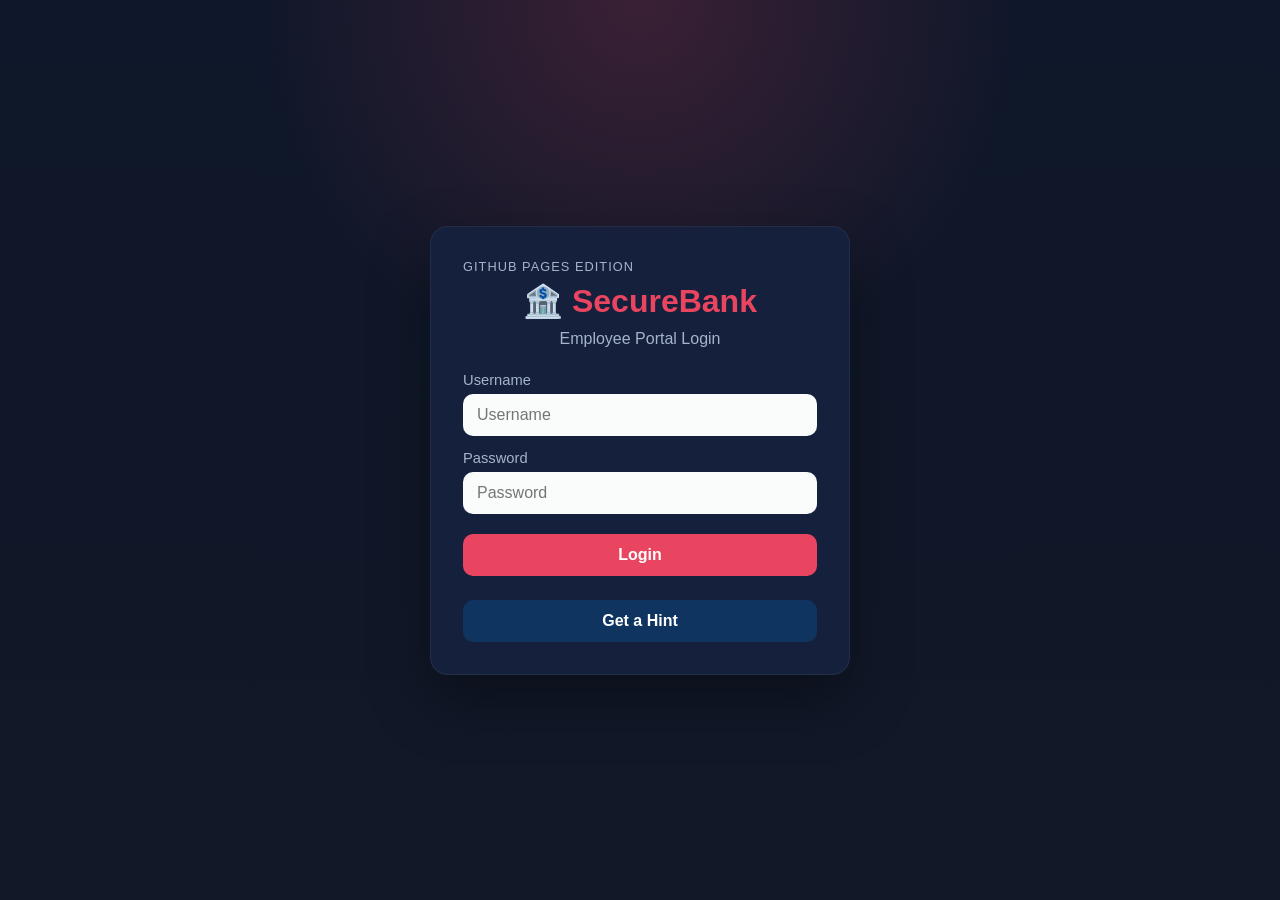
<file: site/index.html>
<!DOCTYPE html>
<html lang="en">
<head>
    <meta charset="UTF-8">
    <meta name="viewport" content="width=device-width, initial-scale=1.0">
    <title>SecureBank Login</title>
    <link rel="stylesheet" href="assets/styles.css">
</head>
<body data-page="level1">
    <main class="shell">
        <section class="panel">
            <p class="eyebrow">GitHub Pages edition</p>
            <h1>🏦 SecureBank</h1>
            <p class="subtitle">Employee Portal Login</p>

            <form id="challenge-form" class="challenge-form" novalidate>
                <label class="field">
                    <span>Username</span>
                    <input type="text" name="username" placeholder="Username" autocomplete="off" required>
                </label>
                <label class="field">
                    <span>Password</span>
                    <input type="password" name="password" placeholder="Password" required>
                </label>
                <button type="submit">Login</button>
            </form>

            <p id="error-message" class="message error" hidden></p>

            <section class="hint-box">
                <button id="hint-button" class="secondary-button" type="button">Get a Hint</button>
                <p class="message hint" data-hint hidden>💡 Hint 1: What happens if you put a single quote <code>'</code> in the username field?</p>
                <p class="message hint" data-hint hidden>💡 Hint 2: SQL queries can be commented out using <code>--</code>.</p>
                <p class="message hint" data-hint hidden>💡 Hint 3: Try making the WHERE condition always true with <code>OR</code>.</p>
            </section>
        </section>
    </main>

    <script src="assets/app.js"></script>
</body>
</html>
</file>
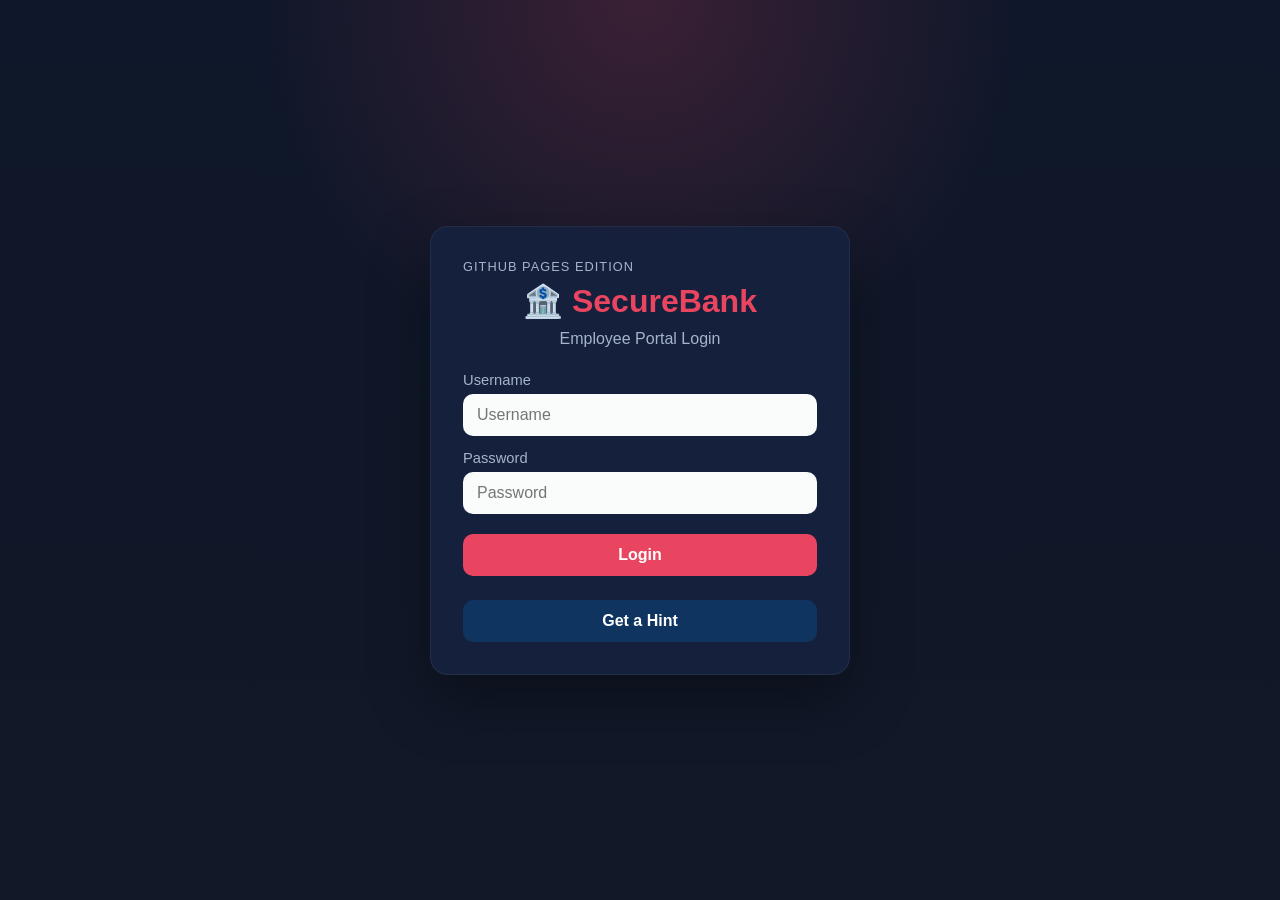
<file: site/admin.html>
<!DOCTYPE html>
<html lang="en">
<head>
    <meta charset="UTF-8">
    <meta name="viewport" content="width=device-width, initial-scale=1.0">
    <title>SecureBank Admin</title>
    <link rel="stylesheet" href="assets/styles.css">
</head>
<body data-page="admin">
    <main class="shell admin-shell">
        <section class="panel admin-panel">
            <p class="eyebrow">Admin portal</p>
            <h1>🎉 Access Granted!</h1>
            <p class="subtitle">You bypassed authentication on the SecureBank portal.</p>
            <div id="flag" class="flag"></div>
            <p class="subtitle">Submit this flag to complete the challenge.</p>
            <a id="logout-link" class="logout-link" href="index.html">← Logout and try again</a>
        </section>
    </main>

    <script src="assets/app.js"></script>
</body>
</html>
</file>
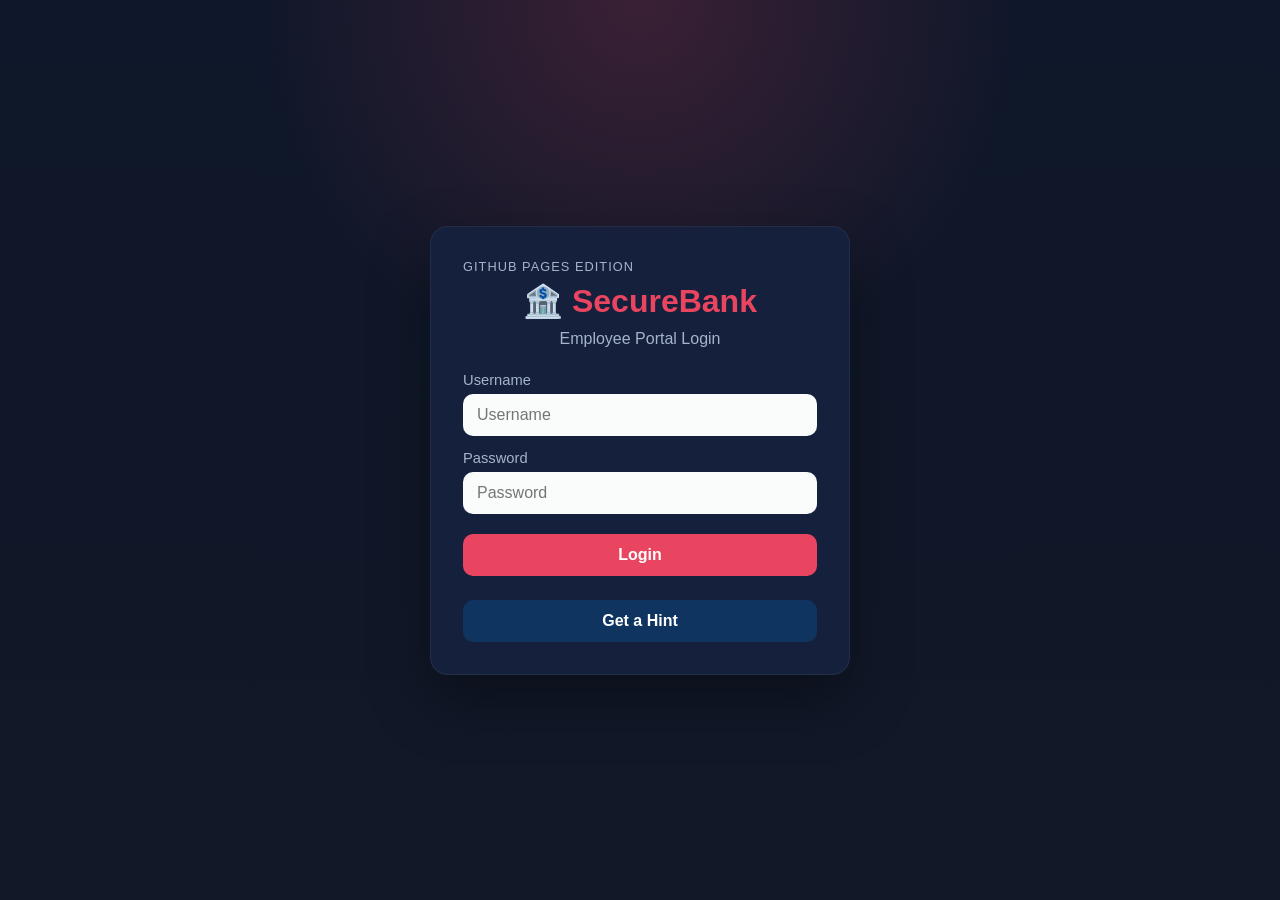
<file: site/level2.html>
<!DOCTYPE html>
<html lang="en">
<head>
    <meta charset="UTF-8">
    <meta name="viewport" content="width=device-width, initial-scale=1.0">
    <title>SecureBank - Enhanced Security</title>
    <link rel="stylesheet" href="assets/styles.css">
</head>
<body data-page="level2">
    <main class="shell">
        <section class="panel">
            <p class="eyebrow">Stage 2</p>
            <h1>🏦 SecureBank</h1>
            <div class="taunt">
                😎 Good try... I know you're using SQL injection.<br><br>
                But I'm smarter now. I've patched your trick.<br><br>
                <strong>Let's see what else you've got.</strong>
            </div>

            <form id="challenge-form" class="challenge-form" novalidate>
                <label class="field">
                    <span>Username</span>
                    <input type="text" name="username" placeholder="Username" autocomplete="off" required>
                </label>
                <label class="field">
                    <span>Password</span>
                    <input type="password" name="password" placeholder="Password" required>
                </label>
                <button type="submit">Try Again</button>
            </form>

            <p id="error-message" class="message error" hidden></p>

            <section class="hint-box">
                <button id="hint-button" class="secondary-button" type="button">Get a Hint</button>
                <p class="message hint" data-hint hidden>💡 Hint 1: The filter is blocking a specific keyword. What other SQL syntax lets you ignore the rest of a query?</p>
                <p class="message hint" data-hint hidden>💡 Hint 2: SQL has a way to <em>comment out</em> everything after a certain point.</p>
                <p class="message hint" data-hint hidden>💡 Hint 3: Try entering a known username followed by <code>'--</code>.</p>
            </section>
        </section>
    </main>

    <script src="assets/app.js"></script>
</body>
</html>
</file>
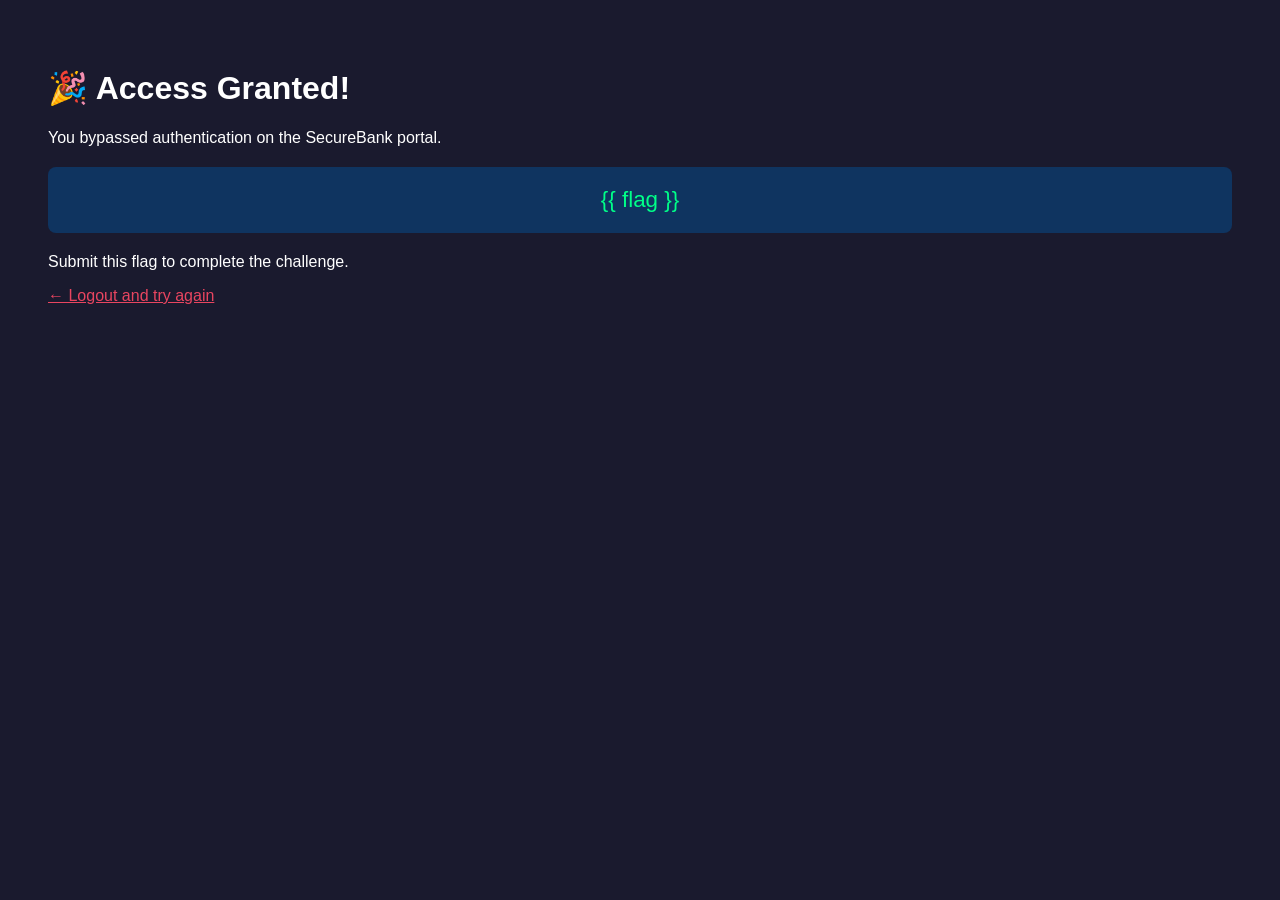
<file: templates/admin.html>
<!DOCTYPE html>
<html>
<head>
    <title>SecureBank Admin</title>
    <style>
        body { font-family: Arial; background: #1a1a2e; color: white; padding: 40px; }
        .flag { background: #0f3460; padding: 20px; border-radius: 8px; font-size: 1.4em; text-align: center; color: #00ff88; margin: 20px 0; }
        a { color: #e94560; }
    </style>
</head>
<body>
    <h1>🎉 Access Granted!</h1>
    <p>You bypassed authentication on the SecureBank portal.</p>
    <div class="flag">{{ flag }}</div>
    <p>Submit this flag to complete the challenge.</p>
    <a href="/logout">← Logout and try again</a>
</body>
</html>
</file>
<file: site/assets/styles.css>
:root {
    color-scheme: dark;
    --bg: #111827;
    --panel: #16213e;
    --panel-alt: #0f3460;
    --accent: #e94560;
    --accent-soft: #ff6b81;
    --text: #f8fafc;
    --muted: #a5b4c8;
    --success: #00ff88;
}

* {
    box-sizing: border-box;
}

body {
    margin: 0;
    min-height: 100vh;
    font-family: Arial, sans-serif;
    background:
        radial-gradient(circle at top, rgba(233, 69, 96, 0.2), transparent 35%),
        linear-gradient(180deg, #0f172a 0%, var(--bg) 100%);
    color: var(--text);
}

.shell {
    min-height: 100vh;
    display: grid;
    place-items: center;
    padding: 24px;
}

.panel {
    width: min(100%, 420px);
    background: rgba(22, 33, 62, 0.94);
    border: 1px solid rgba(255, 255, 255, 0.06);
    border-radius: 18px;
    padding: 32px;
    box-shadow: 0 24px 60px rgba(0, 0, 0, 0.35);
}

.eyebrow {
    margin: 0 0 8px;
    color: var(--muted);
    font-size: 0.8rem;
    letter-spacing: 0.08em;
    text-transform: uppercase;
}

h1 {
    margin: 0;
    color: var(--accent);
    font-size: 2rem;
    text-align: center;
}

.subtitle {
    margin: 10px 0 0;
    text-align: center;
    color: var(--muted);
}

.challenge-form {
    margin-top: 24px;
}

.field {
    display: block;
    margin-bottom: 14px;
}

.field span {
    display: block;
    margin-bottom: 6px;
    color: var(--muted);
    font-size: 0.92rem;
}

input,
button {
    width: 100%;
    border: 0;
    border-radius: 10px;
    font-size: 1rem;
}

input {
    padding: 12px 14px;
    background: rgba(255, 255, 255, 0.98);
    color: #111827;
}

button {
    margin-top: 6px;
    padding: 12px 14px;
    background: var(--accent);
    color: white;
    cursor: pointer;
    font-weight: 700;
    transition: transform 0.15s ease, background 0.15s ease;
}

button:hover {
    background: var(--accent-soft);
    transform: translateY(-1px);
}

.secondary-button {
    background: var(--panel-alt);
    font-weight: 600;
}

.secondary-button:hover {
    background: #134a86;
}

.message {
    margin: 14px 0 0;
    line-height: 1.5;
}

.error {
    color: #ff8f8f;
}

.hint-box {
    margin-top: 18px;
}

.hint {
    color: var(--muted);
    font-size: 0.92rem;
}

.taunt {
    margin-top: 20px;
    padding: 16px;
    border-radius: 12px;
    background: var(--panel-alt);
    color: var(--success);
    text-align: center;
    line-height: 1.5;
}

.admin-shell {
    padding-inline: 16px;
}

.admin-panel {
    text-align: center;
}

.flag {
    margin: 24px 0 18px;
    padding: 18px;
    border-radius: 14px;
    background: var(--panel-alt);
    color: var(--success);
    font-size: 1.35rem;
    font-weight: 700;
}

.logout-link {
    color: var(--accent);
    text-decoration: none;
    font-weight: 700;
}

.logout-link:hover {
    text-decoration: underline;
}
</file>
